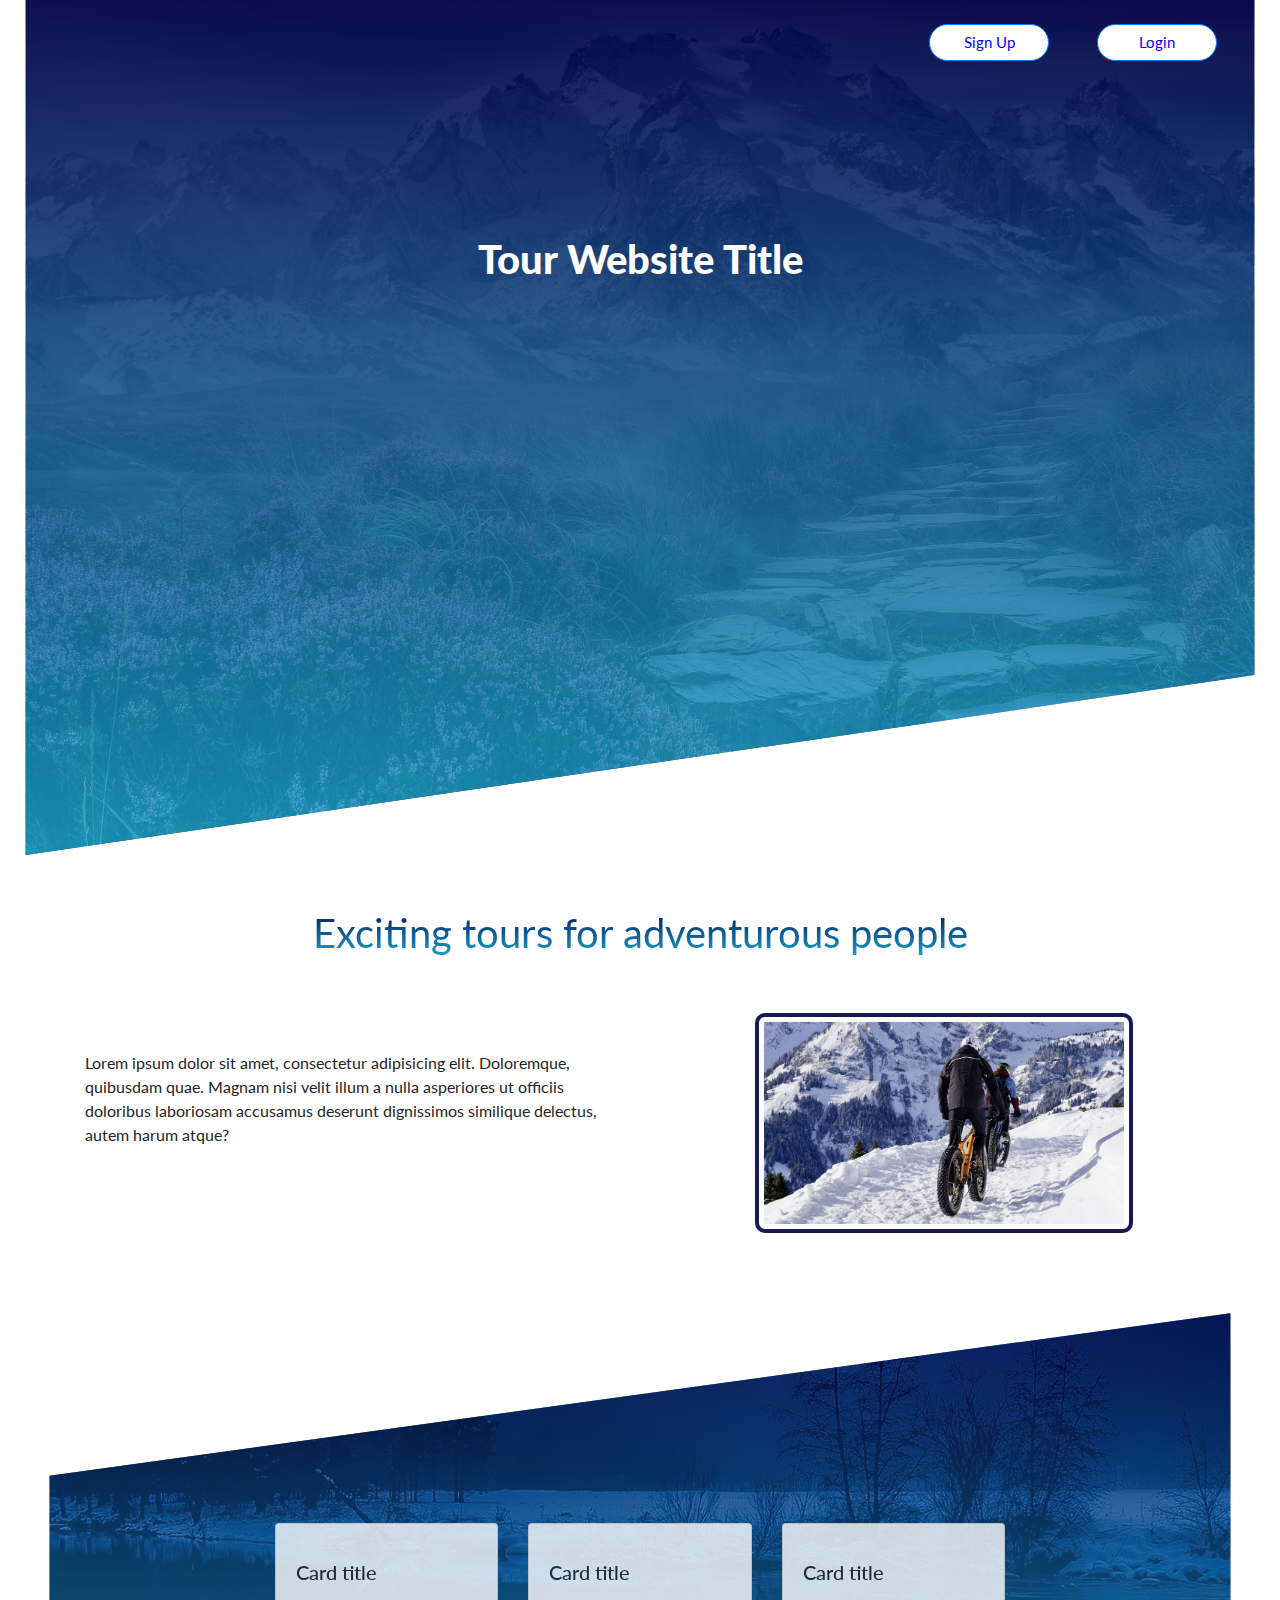
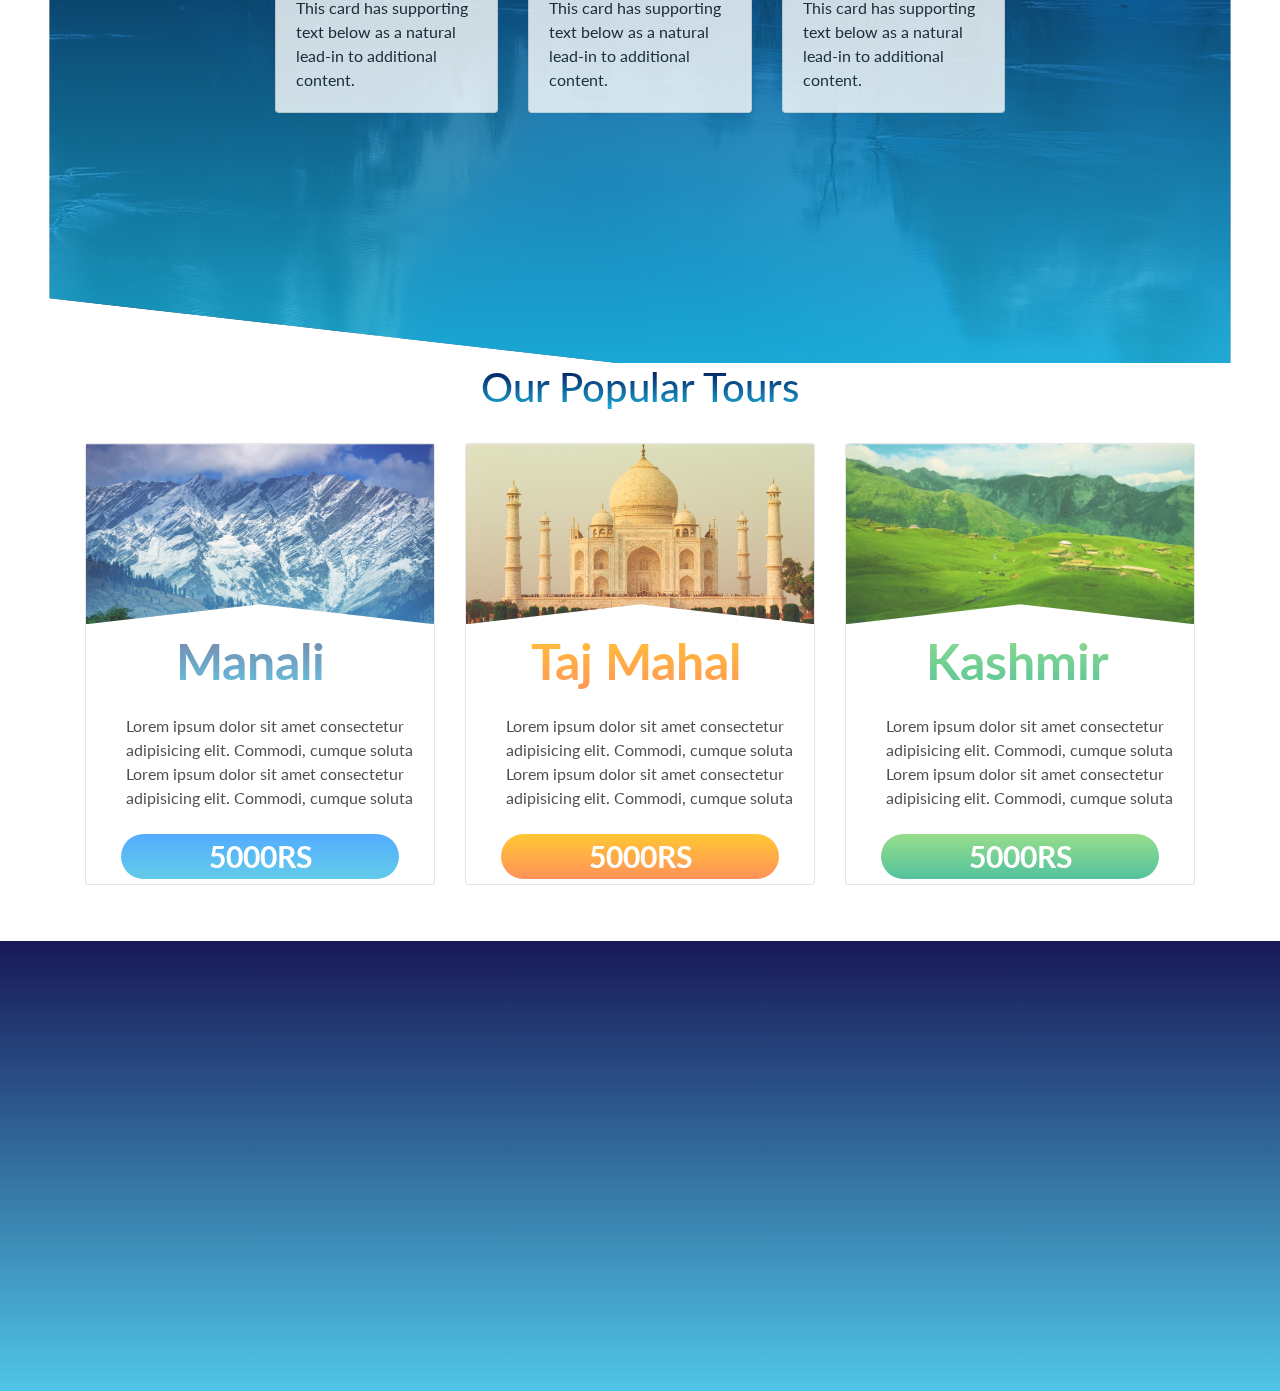
<file: index.html>
<!doctype html>
<html lang="en">

<head>
    <title>Title</title>
    <!-- Required meta tags -->
    <meta charset="utf-8">
    <meta name="viewport" content="width=device-width, initial-scale=1, shrink-to-fit=no">

    <link rel="stylesheet" href="https://cdnjs.cloudflare.com/ajax/libs/font-awesome/5.15.1/css/all.min.css"
        integrity="sha512-+4zCK9k+qNFUR5X+cKL9EIR+ZOhtIloNl9GIKS57V1MyNsYpYcUrUeQc9vNfzsWfV28IaLL3i96P9sdNyeRssA=="
        crossorigin="anonymous" />
    <!-- Bootstrap CSS -->
    <link rel="stylesheet" href="https://stackpath.bootstrapcdn.com/bootstrap/4.3.1/css/bootstrap.min.css"
        integrity="sha384-ggOyR0iXCbMQv3Xipma34MD+dH/1fQ784/j6cY/iJTQUOhcWr7x9JvoRxT2MZw1T" crossorigin="anonymous">
    <!-- Font Family  -->
    <link href="https://fonts.googleapis.com/css?family=Lato:100,300,400,700,900" rel="stylesheet">

    <!-- Stylesheet -->
    <link rel="stylesheet" href="./styles.css">

</head>

<body>

    <!---------HEADER --------->
    <div class="container-fluid header">
        <div class="row ">
            <div class="col-md-12">
                <div> <a href="./login.html" class="btn header-btn btn-primary float-right mr-5 mt-4"> Login</a></div>
                <div> <a href="" class="btn header-btn btn-primary float-right mr-5 mt-4"> Sign Up</a></div>
                <h1 class="header-title">Tour Website Title</h1>
            </div>
        </div>
    </div>
    <!---------HEADER --------->

    <!---------Details --------->
    <div class="container mt-5 ">
        <div class="row">
            <div class="col-md-12 text-center tour-detail-heading">Exciting tours for adventurous people</div>
        </div>
        <div class="row">
            <div class="col-md-6 mt-5">
                <p class="tour-detail-p">Lorem ipsum dolor sit amet, consectetur adipisicing elit. Doloremque, quibusdam
                    quae.
                    Magnam nisi
                    velit illum a nulla asperiores ut officiis doloribus laboriosam accusamus deserunt dignissimos
                    similique delectus, autem harum atque?</p>
            </div>
            <div class="col-md-6 ">
                <img src="images/details.jpg" class="tour-detail-img text-center" alt="">
            </div>
        </div>
    </div>
    <!---------Details --------->

    <!--------- Why Us --------->
    <div class="container-fluid why-us-container">
        <div class="row why-us-row">
            <div class="card-deck ">
                <div class="card ">
                    <i class="far fa-handshake fa-3x text-center mt-3"></i>
                    <div class="card-body">
                        <h5 class="card-title">Card title</h5>
                        <p class="card-text">This card has supporting text below as a natural lead-in to additional
                            content.</p>
                    </div>
                </div>
                <div class="card ">
                    <i class="fas fa-shield-alt fa-3x text-center mt-3"></i>
                    <div class="card-body">
                        <h5 class="card-title">Card title</h5>
                        <p class="card-text">This card has supporting text below as a natural lead-in to additional
                            content.</p>
                    </div>
                </div>
                <div class="card">
                    <i class="far fa-star fa-3x text-center mt-3"></i>

                    <div class="card-body">
                        <h5 class="card-title">Card title</h5>
                        <p class="card-text">This card has supporting text below as a natural lead-in to additional
                            content.</p>
                    </div>
                </div>
            </div>
        </div>
    </div>
    <!--------- Why Us --------->

    <!--------- Tours --------->
    <div class="container">
        <div class="row">
            <div class="col-md-12">
                <h1 class="tour-heading text-center mb-2">
                    Our Popular Tours
                </h1>
            </div>
        </div>

        <div class="row mt-5">
            <div class="col-sm-4 my-3">
                <div class="card card-flip flip-1 h-100 w-100">

                    <div class="card-front text-white ">
                        <div class="cover cover-1"></div>
                    </div>

                    <span class="text-center span-title span-title-1">Manali</span>
                    <span class="span-rs span-rs-1 text-center">5000RS</span>
                    <p class="tour-p">Lorem ipsum dolor sit amet consectetur adipisicing elit. Commodi, cumque soluta
                        Lorem ipsum dolor sit amet consectetur adipisicing elit. Commodi, cumque soluta
                    </p>
                    <div class=" card-back back-1">
                        <div class="card-body">
                            <a href="" class="btn btn-1 btn-primary ">Book Now</a>
                        </div>
                    </div>
                </div>
            </div>
            <div class="col-sm-4 my-3">
                <div class="card card-flip flip-2 h-100 w-100">

                    <div class="card-front text-white ">
                        <div class="cover cover-2"></div>
                    </div>

                    <span class="text-center span-title span-title-2">Taj Mahal</span>
                    <span class="span-rs span-rs-2 text-center">5000RS</span>
                    <p class="tour-p">Lorem ipsum dolor sit amet consectetur adipisicing elit. Commodi, cumque soluta
                        Lorem ipsum dolor sit amet consectetur adipisicing elit. Commodi, cumque soluta
                    </p>
                    <div class=" card-back back-2">
                        <div class="card-body">
                            <a href="" class="btn btn-1 btn-primary btn-orange  ">Book Now</a>
                        </div>
                    </div>
                </div>
            </div>

            <div class="col-sm-4 my-3">
                <div class="card card-flip flip-3 h-100 w-100">

                    <div class="card-front text-white ">
                        <div class="cover cover-3"></div>
                    </div>

                    <span class="text-center span-title span-title-3">Kashmir</span>
                    <span class="span-rs span-rs-3 text-center">5000RS</span>
                    <p class="tour-p">Lorem ipsum dolor sit amet consectetur adipisicing elit. Commodi, cumque soluta
                        Lorem ipsum dolor sit amet consectetur adipisicing elit. Commodi, cumque soluta
                    </p>
                    <div class=" card-back back-3">
                        <div class="card-body">
                            <a href="" class="btn btn-1 btn-primary btn-green ">Book Now</a>
                        </div>
                    </div>
                </div>
            </div>
        </div>
    </div>
    <!--------- Tours --------->

    <!---------- Footer --------->
    <div class="container-fluid footer">
        <div class="row">
            <div class="col-md-12">

            </div>
        </div>
    </div>
    <!---------- Footer --------->


    <!-- Optional JavaScript -->
    <!-- jQuery first, then Popper.js, then Bootstrap JS -->
    <script src="https://code.jquery.com/jquery-3.3.1.slim.min.js"
        integrity="sha384-q8i/X+965DzO0rT7abK41JStQIAqVgRVzpbzo5smXKp4YfRvH+8abtTE1Pi6jizo"
        crossorigin="anonymous"></script>
    <script src="https://cdnjs.cloudflare.com/ajax/libs/popper.js/1.14.7/umd/popper.min.js"
        integrity="sha384-UO2eT0CpHqdSJQ6hJty5KVphtPhzWj9WO1clHTMGa3JDZwrnQq4sF86dIHNDz0W1"
        crossorigin="anonymous"></script>
    <script src="https://stackpath.bootstrapcdn.com/bootstrap/4.3.1/js/bootstrap.min.js"
        integrity="sha384-JjSmVgyd0p3pXB1rRibZUAYoIIy6OrQ6VrjIEaFf/nJGzIxFDsf4x0xIM+B07jRM"
        crossorigin="anonymous"></script>
</body>

</html>
</file>
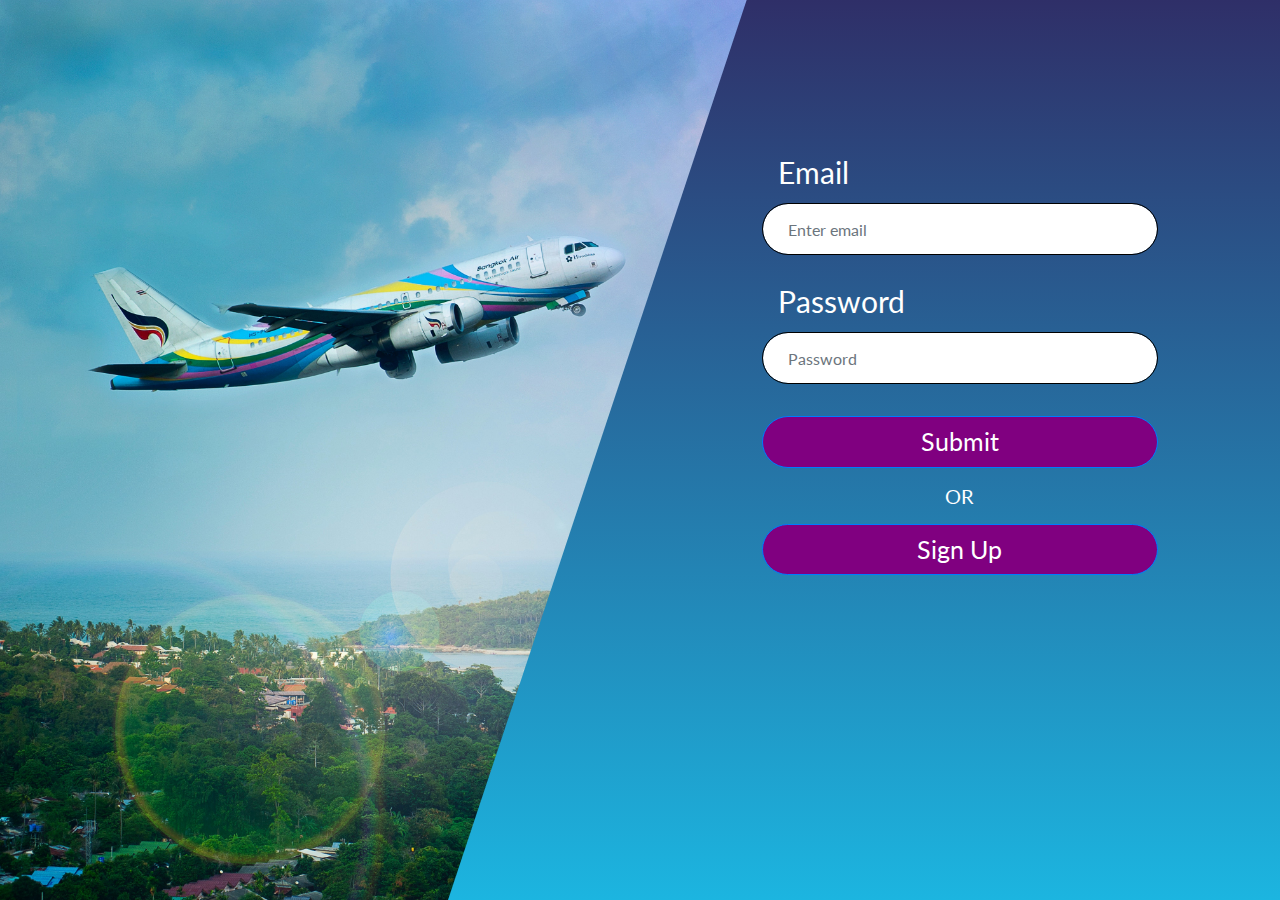
<file: login.html>
<!doctype html>
<html lang="en">

<head>
    <title>Title</title>
    <!-- Required meta tags -->
    <meta charset="utf-8">
    <meta name="viewport" content="width=device-width, initial-scale=1, shrink-to-fit=no">

    <!-- Bootstrap CSS -->
    <link rel="stylesheet" href="https://stackpath.bootstrapcdn.com/bootstrap/4.3.1/css/bootstrap.min.css"
        integrity="sha384-ggOyR0iXCbMQv3Xipma34MD+dH/1fQ784/j6cY/iJTQUOhcWr7x9JvoRxT2MZw1T" crossorigin="anonymous">

    <link rel="stylesheet" href="https://cdnjs.cloudflare.com/ajax/libs/font-awesome/5.15.1/css/all.min.css"
        integrity="sha512-+4zCK9k+qNFUR5X+cKL9EIR+ZOhtIloNl9GIKS57V1MyNsYpYcUrUeQc9vNfzsWfV28IaLL3i96P9sdNyeRssA=="
        crossorigin="anonymous" />
    <link href="https://fonts.googleapis.com/css?family=Lato:100,300,400,700,900" rel="stylesheet">


    <link rel="stylesheet" href="login.css">
</head>

<body>

    <div class="container-fluid login-container ">
        <div class="row">
            <div class="col-md-7 login-img-container">

            </div>

            <div class="col-md-4 form-container">
                <form>
                    <div class="form-group mb-4">
                        <label class="mb-2 ml-3">Email </label>
                        <input type="email" class="form-control" id='' aria-describedby="emailHelp"
                            placeholder="Enter email">

                    </div>
                    <div class="form-group">
                        <label class="mb-2 ml-3">Password</label>
                        <input type="password" class="form-control" id="" placeholder="Password">
                    </div>

                    <button type="submit" class="btn btn-primary mt-3">Submit</button>
                    <h5 class="text-center mt-3 mb-3 or">OR</h5>
                    <button type="submit" class="btn btn-primary ">Sign Up</button>

                </form>
            </div>
        </div>
    </div>

    <!-- Optional JavaScript -->
    <!-- jQuery first, then Popper.js, then Bootstrap JS -->
    <script src="https://code.jquery.com/jquery-3.3.1.slim.min.js"
        integrity="sha384-q8i/X+965DzO0rT7abK41JStQIAqVgRVzpbzo5smXKp4YfRvH+8abtTE1Pi6jizo"
        crossorigin="anonymous"></script>
    <script src="https://cdnjs.cloudflare.com/ajax/libs/popper.js/1.14.7/umd/popper.min.js"
        integrity="sha384-UO2eT0CpHqdSJQ6hJty5KVphtPhzWj9WO1clHTMGa3JDZwrnQq4sF86dIHNDz0W1"
        crossorigin="anonymous"></script>
    <script src="https://stackpath.bootstrapcdn.com/bootstrap/4.3.1/js/bootstrap.min.js"
        integrity="sha384-JjSmVgyd0p3pXB1rRibZUAYoIIy6OrQ6VrjIEaFf/nJGzIxFDsf4x0xIM+B07jRM"
        crossorigin="anonymous"></script>
</body>

</html>
</file>
<file: styles.css>
/* -------- BASIC SATUP -------- */

* {
  margin: 0;
  padding: 0;
  box-sizing: border-box;
}
/* -------- BASIC SATUP -------- */

/* ------------BODY----------- */
body {
  font-family: "Lato";
}
/* ------------Body----------- */

/* -----------Header---------- */
.header {
  height: 95vh;
  background-image: linear-gradient(#000046e7, #1cb5e0c5),
    url("./images/header.jpg");
  background-size: cover;
  clip-path: polygon(2% 0, 98% 0, 98% 75vh, 2% 100%);
}

.header-title {
  margin-top: 235px;
  text-align: center;
  font-weight: 900;
  color: #fff;
}
/* ----------Header----------- */

/* --------Tour Details-------- */
.tour-detail-heading,
.tour-heading {
  font-size: 40px;
  background-image: linear-gradient(#000046, #1cb5e0);

  -webkit-background-clip: text;
  background-clip: text;
  color: transparent;
}

.tour-detail-p {
  margin-top: 40px;
}

.tour-detail-img {
  margin-left: 100px;
  margin-top: 50px;
  width: 70%;
  border: 4px solid #000046e7;
  border-radius: 10px;
  padding: 5px;
}
/* --------Tour Details-------- */

.why-us-row {
  margin: 80px 10px 0 10px;
  padding: 250px;
  background-position: bottom;
  background-image: linear-gradient(#0000469d, #1cb5e0de),
    url("./images/background-why-us.jpg");

  clip-path: polygon(2% 25%, 98% 0, 98% 80vh, 2% 90%);
}

.card {
  opacity: 0.8;
  margin-top: -40px;
}

i {
  background-image: linear-gradient(#000046, #1cb5e0);

  -webkit-background-clip: text;
  background-clip: text;
  color: transparent;
}

/* --- flip card and Tour Section ----- */
.card-flip > div {
  backface-visibility: hidden;
  transition: transform 300ms;
  transition-timing-function: linear;
  width: 100%;
  height: 100%;
  margin: 0;
  display: flex;

  padding-bottom: 300px;
}

.card-front {
  transform: rotateY(0deg);
}

.card-back {
  transform: rotateY(180deg);
  position: absolute;
  top: 0;
}

.card-flip:hover .card-front {
  transform: rotateY(-180deg);
}

.flip-1:hover .back-1 {
  transform: rotateY(0deg);
  background-image: linear-gradient(#000046, #1cb5e0);
}

.flip-2:hover .back-2 {
  transform: rotateY(0deg);
  background-image: linear-gradient(#ffb900, #ff7730);
}

.flip-3:hover .back-3 {
  transform: rotateY(0deg);
  background-image: linear-gradient(#7ed56f, #28b485);
}

.cover {
  width: 100%;
  height: 180px;
  background-position: center;
  background-size: cover;
  background-blend-mode: soft-light;

  clip-path: polygon(100% 0, 100% 100%, 50% 89%, 0 100%, 0 0);
}

.cover-1 {
  background-image: linear-gradient(#000046, #1cb5e0),
    url("./images/manali-1941788_1920.jpg");
}

.cover-2 {
  background-image: linear-gradient(#ffb900, #ff7730),
    url("./images/pexels-sudipta-mondal-1603650.jpg");
}

.cover-3 {
  background-image: linear-gradient(#7ed56f, #28b485),
    url("./images/kashmir.jpg");
}

.btn {
  border-radius: 100px;

  background-color: #fff;
  color: #000;
  box-shadow: 0 1rem 2rem rgba(#000000, 0.2);
}

.btn-1 {
  margin-top: 162px;
  margin-left: 60px;
  width: 200px;
  padding: 10px;
}

.header-btn {
  background-color: white;
  font-weight: 400;
  color: blue;
  font-size: 15px;
  width: 120px;
}

span {
  position: absolute;
  margin-top: 180px;

  font-size: 50px;
  font-weight: 700;
}

.tour-p {
  position: absolute;
  margin-top: 270px;
  margin-left: 40px;
  font-weight: 400;
}

.span-title {
  background-clip: text;
  -webkit-background-clip: text;
  color: transparent;
  padding: 0 10px;
}

.span-title-1 {
  background-image: linear-gradient(#000046a4, #1cb5e0dc);
  margin-left: 80px;
}

.span-title-2 {
  background-image: linear-gradient(#ffb900, #ff7730);
  margin-left: 55px;
}

.span-title-3 {
  background-image: linear-gradient(#7ed56f, #28b485);
  margin-left: 70px;
}

.span-rs {
  margin-left: 35px;
  width: 80%;
  margin-top: 390px;
  font-size: 30px;
  border-radius: 100px;
  color: #fff;
}

.span-rs-1 {
  background-image: linear-gradient(#2998ff, #1cb5e0dc);
}

.span-rs-2 {
  background-image: linear-gradient(#ffb900, #ff7730);
}

.span-rs-3 {
  background-image: linear-gradient(#7ed56f, #28b485);
}

.btn-orange:hover {
  background-image: linear-gradient(#ffb900, #ff7730);
}

.btn-green:hover {
  background-image: linear-gradient(#7ed56f, #28b485);
}

/* --- flip card and Tour Section ----- */

/* ---------Footer------- */
.footer {
  height: 50vh;
  background-image: linear-gradient(#000046e7, #1cb5e0c5);
  background-size: cover;
}
</file>
<file: login.css>
* {
  margin: 0;
  padding: 0;
  box-sizing: border-box;
}
/* -------- BASIC SATUP -------- */

/* ------------BODY----------- */
body {
  font-family: "Lato";
}

.login-container {
  background-image: linear-gradient(#000046d0, #1cb5e0);
  /* background-color: green; */
}

.login-img-container {
  height: 100vh;
  background-image: url("./images/flight.jpg");
  background-size: cover;
  clip-path: polygon(0 0, 100% 0, 60% 100%, 0% 100%);
}

.form-container {
  margin-top: 150px;
}

.form-control {
  padding: 25px;
  border-radius: 100px;
  /* background-color: #ff7830c0; */
  border: 1px solid black;
}

label {
  color: white;
  font-weight: 400;
  font-size: 30px;
}

.btn {
  width: 100%;
  border-radius: 100px;
  background-color: purple;
  font-size: 25px;
  font-weight: 400;
}

.or {
  font-weight: 400;
  color: #fff;
}
</file>
